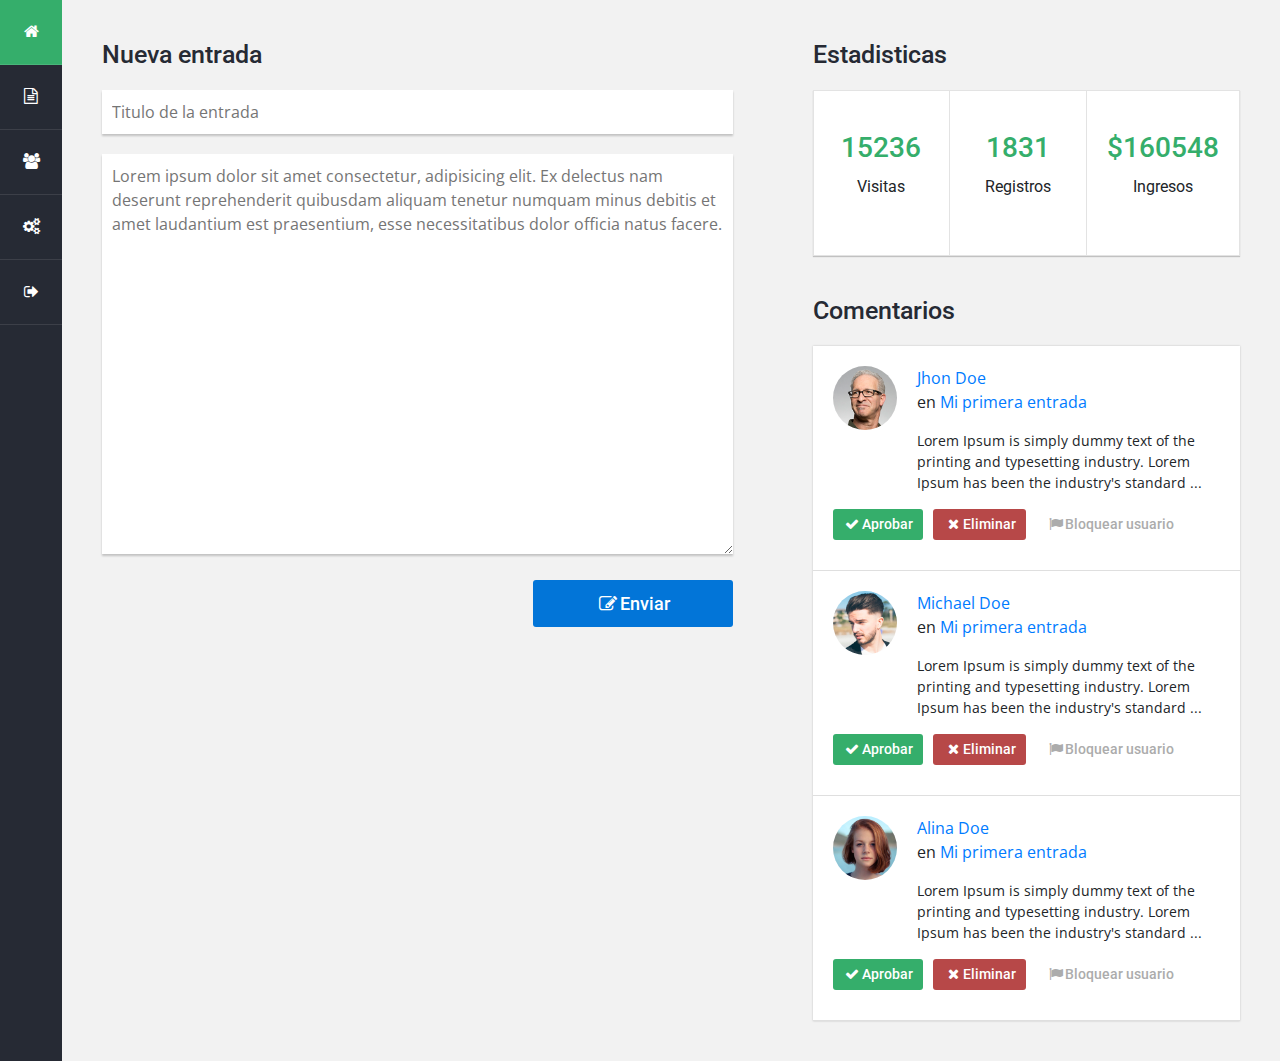
<file: index.html>
<!DOCTYPE html>
<html lang="en">
<head>
    <meta charset="UTF-8">
    <meta name="viewport" content="width=device-width, initial-scale=1.0">
    <meta http-equiv="X-UA-Compatible" content="ie=edge">
    <title>Document</title>
    <link rel="stylesheet" href="css/bootstrap.min.css">
    <link href="https://fonts.googleapis.com/css?family=Open+Sans:400,700|Roboto:300,400,500" rel="stylesheet">
    <link rel="stylesheet" href="css/fontello.css">
    <link rel="stylesheet" href="css/estilos.css">
</head>
<body>
    <div class="container-fluid">
        <div class="row">
            <div class="barra-lateral col-12 col-sm-auto" id="menuLateral">
                <div class="logo">
                    <h2>
                        Dashboard
                        <a id="btn-menu" href="javascript:void(0);" class="cierraMenu">
                            <i class="icon-cancel"></i>
                        </a>
                    </h2>                    
                </div>
                <nav id="enlacesMenu" class="menu d-flex d-sm-block justify-content-center flex-wrap">
                    <a href="#"><i class="icon-home"></i><span>Inicio</span></a>
                    <a href="#"><i class="icon-doc-text"></i><span>Entradas</span></a>
                    <a href="#"><i class="icon-users"></i><span>Usuarios</span></a>
                    <a href="#"><i class="icon-cog-alt"></i><span>Configuración</span></a>
                    <a href="#"><i class="icon-logout"></i><span>Salir</span></a>
                </nav>
            </div>

            <main class="main col">
                <div class="row">
                    <div class="columna col-lg-7">
                        <div class="widget nueva_entrada">
                            <h3 class="titulo">Nueva entrada</h3>
                            <form action="">
                                <input type="text" placeholder="Titulo de la entrada">
                                <textarea placeholder="Lorem ipsum dolor sit amet consectetur, adipisicing elit. Ex delectus nam deserunt reprehenderit quibusdam aliquam tenetur numquam minus debitis et amet laudantium est praesentium, esse necessitatibus dolor officia natus facere."></textarea>
                                <div class="d-flex justify-content-end">
                                    <button><i class="icon icon-edit"></i>Enviar</button>
                                </div>
                            </form>
                        </div>
                    </div>

                    <div class="columna col-lg-5">
                        <div class="widget estadisticas">
                            <h3 class="titulo">Estadisticas</h3>
                            <div class="contenedor d-flex flex-wrap">
                                <div class="caja">
                                    <h3>15236</h3>
                                    <p>Visitas</p>
                                </div>
                                <div class="caja">
                                    <h3>1831</h3>
                                    <p>Registros</p>
                                </div>
                                <div class="caja">
                                    <h3>$160548</h3>
                                    <p>Ingresos</p>
                                </div>
                            </div>
                        </div>

                        <div class="widget comentarios">
                            <h3 class="titulo">Comentarios</h3>
                            <div class="contenedor">
                                <div class="comentario d-flex flex-wrap">
                                    <div class="foto">
                                        <a href="#">
                                            <img src="img/persona1.jpg" width="100" alt="Jhon Doe">
                                        </a>
                                    </div>
                                    <div class="texto">
                                        <a href="#">Jhon Doe</a>
                                        <p>en <a href="#">Mi primera entrada</a></p>
                                        <p class="texto-comentario">
                                            Lorem Ipsum is simply dummy text of the printing and typesetting industry. Lorem Ipsum has been the industry's standard ...
                                        </p>
                                    </div>
                                    <div class="botones d-flex justify-content-start flex-wrap w-100">
                                        <button class="aprobar"><i class="icono icon-ok"></i>Aprobar</button>
                                        <button class="eliminar"><i class="icono icon-cancel"></i>Eliminar</button>
                                        <button class="bloquear"><i class="icono icon-flag"></i>Bloquear usuario</button>
                                    </div>
                                </div>
                                <div class="comentario d-flex flex-wrap">
                                    <div class="foto">
                                        <a href="#">
                                            <img src="img/persona2.jpg" width="100" alt="Jhon Doe">
                                        </a>
                                    </div>
                                    <div class="texto">
                                        <a href="#">Michael Doe</a>
                                        <p>en <a href="#">Mi primera entrada</a></p>
                                        <p class="texto-comentario">
                                            Lorem Ipsum is simply dummy text of the printing and typesetting industry. Lorem Ipsum has been the industry's standard ...
                                        </p>
                                    </div>
                                    <div class="botones d-flex justify-content-start flex-wrap w-100">
                                        <button class="aprobar"><i class="icono icon-ok"></i>Aprobar</button>
                                        <button class="eliminar"><i class="icono icon-cancel"></i>Eliminar</button>
                                        <button class="bloquear"><i class="icono icon-flag"></i>Bloquear usuario</button>
                                    </div>
                                </div>

                                <div class="comentario d-flex flex-wrap">
                                    <div class="foto">
                                        <a href="#">
                                            <img src="img/persona3.jpg" width="100" alt="Jhon Doe">
                                        </a>
                                    </div>
                                    <div class="texto">
                                        <a href="#">Alina Doe</a>
                                        <p>en <a href="#">Mi primera entrada</a></p>
                                        <p class="texto-comentario">
                                            Lorem Ipsum is simply dummy text of the printing and typesetting industry. Lorem Ipsum has been the industry's standard ...
                                        </p>
                                    </div>
                                    <div class="botones d-flex justify-content-start flex-wrap w-100">
                                        <button class="aprobar"><i class="icono icon-ok"></i>Aprobar</button>
                                        <button class="eliminar"><i class="icono icon-cancel"></i>Eliminar</button>
                                        <button class="bloquear"><i class="icono icon-flag"></i>Bloquear usuario</button>
                                    </div>
                                </div>

                            </div>
                        </div>
                    </div>
                </div>
            </main>
        </div>
    </div>

    <script src="js/jquery-3.4.0.min.js"></script>
    <script src="js/misScripts.js"></script>
    <script src="js/bootstrap.min.js"></script>    
</body>
</html>
</file>
<file: css/fontello.css>
@font-face {
  font-family: 'fontello';
  src: url('../font/fontello.eot?54261383');
  src: url('../font/fontello.eot?54261383#iefix') format('embedded-opentype'),
       url('../font/fontello.woff2?54261383') format('woff2'),
       url('../font/fontello.woff?54261383') format('woff'),
       url('../font/fontello.ttf?54261383') format('truetype'),
       url('../font/fontello.svg?54261383#fontello') format('svg');
  font-weight: normal;
  font-style: normal;
}
/* Chrome hack: SVG is rendered more smooth in Windozze. 100% magic, uncomment if you need it. */
/* Note, that will break hinting! In other OS-es font will be not as sharp as it could be */
/*
@media screen and (-webkit-min-device-pixel-ratio:0) {
  @font-face {
    font-family: 'fontello';
    src: url('../font/fontello.svg?54261383#fontello') format('svg');
  }
}
*/
 
 [class^="icon-"]:before, [class*=" icon-"]:before {
  font-family: "fontello";
  font-style: normal;
  font-weight: normal;
  speak: none;
 
  display: inline-block;
  text-decoration: inherit;
  width: 1em;
  margin-right: .2em;
  text-align: center;
  /* opacity: .8; */
 
  /* For safety - reset parent styles, that can break glyph codes*/
  font-variant: normal;
  text-transform: none;
 
  /* fix buttons height, for twitter bootstrap */
  line-height: 1em;
 
  /* Animation center compensation - margins should be symmetric */
  /* remove if not needed */
  margin-left: .2em;
 
  /* you can be more comfortable with increased icons size */
  /* font-size: 120%; */
 
  /* Font smoothing. That was taken from TWBS */
  -webkit-font-smoothing: antialiased;
  -moz-osx-font-smoothing: grayscale;
 
  /* Uncomment for 3D effect */
  /* text-shadow: 1px 1px 1px rgba(127, 127, 127, 0.3); */
}
 
.icon-users:before { content: '\e800'; } /* '' */
.icon-ok:before { content: '\e801'; } /* '' */
.icon-cancel:before { content: '\e802'; } /* '' */
.icon-home:before { content: '\e803'; } /* '' */
.icon-flag:before { content: '\e804'; } /* '' */
.icon-edit:before { content: '\e805'; } /* '' */
.icon-cog-alt:before { content: '\e806'; } /* '' */
.icon-logout:before { content: '\e807'; } /* '' */
.icon-doc-text:before { content: '\f0f6'; } /* '' */
</file>
<file: css/estilos.css>
body{
    background: #f2f2f2;
    font-size: 16px;
    font-family: 'Open Sans', sans-serif;
}

/*--- --- BARRA LATERAL --- ---*/
.barra-lateral{
    background: #262a34;
    color: #fff;
    min-width: 300px;
    min-height: 100vh;
    padding: 0;
}

.barra-lateral a{
    color: #fff;
}

/*--- --- LOGO --- ---*/
.barra-lateral .logo{
    background: #0275db;
    margin-bottom: 2px;
}

.barra-lateral .logo h2{
    font-size: 30px;
    font-family: 'Roboto', sans-serif;
    padding: 20px 0;
    text-align: center;
    font-weight: 300;
    margin: 0;
}

.barra-lateral .logo h2 .cierraMenu{
    font-size: 20px;
}

.barra-lateral .logo a.cierraMenu{
    /* background: black; */
    /* display: block; */
    position: absolute;
    right: 0;
    margin-right: 5px;
    /* top: 0; */
}

/*--- --- MENU --- ---*/
.barra-lateral .menu a{
    display: block;
    padding: 20px;
    font-family: 'Roboto', sans-serif;
    font-weight: 500;
    border-bottom: 1px solid rgba(255,255,255,.1);    
}

.barra-lateral .menu a:hover{
    background: #35ae6b;
    text-decoration: none;
}

.barra-lateral .menu a i{
    margin-right: 20px;
    font-weight: normal;
}

/*--- --- MAIN --- ---*/
.main{
    padding-top: 40px;
}

.main .columna{
    padding-left: 40px;
    padding-right: 40px;
}

.main .titulo{
    color: #262a34;
    font-size: 25px;
    font-weight: 500;
    font-family: 'Roboto', sans-serif;
    margin-bottom: 20px;
}

.main .widget{
    margin-bottom: 40px;
}

/*--- --- WIDGET NUEVA ENTRADA --- ---*/
.main .widget form input[type="text"],
.main .widget form textarea{
    width: 100%;
    padding: 10px;
    margin-bottom: 20px;
    font-family: 'Open Sans', sans-serif;
    border: none;
    box-shadow: 0px 2px 2px 0px rgba(0,0,0,0.2);
}

.main .widget form input[type="text"]{
    font-weight: 400;
}

.main .widget form textarea{
    height: 400px;
    min-height: 200px;
    max-width: 100%;
    min-width: 100%;
}

.main .widget form button{
    background: #0275d8;
    cursor: pointer;
    color: #fff;
    font-family: 'Roboto', sans-serif;
    font-size: 18px;
    font-weight: 500;
    border: none;
    display: inline-block;
    padding: 10px;
    width: 200px;
    border-radius: 3px;
    transition: all .3s ease;
}

.main .widget form button:hover{
    background: #025aa5;
}

/*--- --- WIDGET ESTADISTICAS --- ---*/
.main .estadisticas .contenedor{
    box-shadow: 0px 1px 1px 0px rgba(0,0,0,.2);
}

.main .estadisticas .caja{
    background: #fff;
    border: 1px solid #e3e3e3;
    padding: 40px 20px;
    flex: 1;
    text-align: center;
    font-family: 'Roboto', sans-serif;
}

.main .estadisticas .caja h3{
    margin-bottom: 10px;
    color: #35ae6b;
}

.main .estadisticas .caja .p{
    color: #a8a8a8;
    margin-bottom: 0;
}

.main .estadisticas .caja:first-child{
    border-right: none;
}

.main .estadisticas .caja:last-child{
    border-left: none;
}

/*--- --- WIDGET COMENTARIOS --- ---*/
.main .comentarios .contenedor{
    box-shadow: 0px 0px 2px 0px rgba(0,0,0,0.2);
}

.main .comentarios .comentario{
    background: #fff;
    padding: 20px;
    border-bottom: 1px solid #dfdfdf;
}

.main .comentarios .comentario .foto{
    width: 64px;
    height: 64px;
    overflow: hidden;
    margin-right: 20px;
    border-radius: 100px;
}

.main .comentarios .comentario .foto a{
    display: inline-block;
}

.main .comentarios .comentario .foto img{
    width: 100%;
}

.main .comentarios .comentario .texto{
    flex: 1;
}

.main .comentarios .comentario .texto .texto-comentario{
    font-size: 14px;
    font-family: 'Open Sans', sans-serif;
}

.main .comentarios .comentario .botones button{
    background: none;
    cursor: pointer;
    color: #fff;
    font-family: 'Roboto', sans-serif;
    font-size: 14px;
    font-weight: 500;
    border: none;
    display: inline-block;
    padding: 5px 10px;
    border-radius: 3px;
    transition: all 0.3s ease;
    margin-right: 10px;
    margin-bottom: 10px;
}

.main .comentarios .comentario .botones .aprobar{
    background: #35ae6b;
}

.main .comentarios .comentario .botones .eliminar{
    background: #b74848;
}

.main .comentarios .comentario .botones .bloquear{
    color: #acacac;
}

.main .comentarios .comentario .botones .aprobar:hover{
    background: #449d44;
}

.main .comentarios .comentario .botones .eliminar:hover{
    background: #c9302c;
}

.main .comentarios .comentario .botones .bloquear:hover{
    background: #acacac;
    color:#fff;
}

/*--- --- MEDIAQUERUIES --- ---*/
@media screen and (max-width: 1300px){
    .barra-lateral{
        min-width: auto;
    }

    .barra-lateral .logo{
        display: none;
    }

    .barra-lateral .menu a span{
        display: none;
    }

    .barra-lateral .menu a i{
        margin: 0;
    }
}

@media screen and (max-width: 575px){
    .barra-lateral{
        min-height: auto;
    }

    .barra-lateral .menu a{
        display: inline-block;
        border-bottom: none;
    }

    .main .widget form button{
        width: 100%;
    }
}

@media screen and (max-width: 320px){
    .main .comentarios .comentario .foto {
        width: 30px;
        height: 30px;
    }

    .main .comentarios .comentario .botones button {
        width: 100%;
    }
}
</file>
